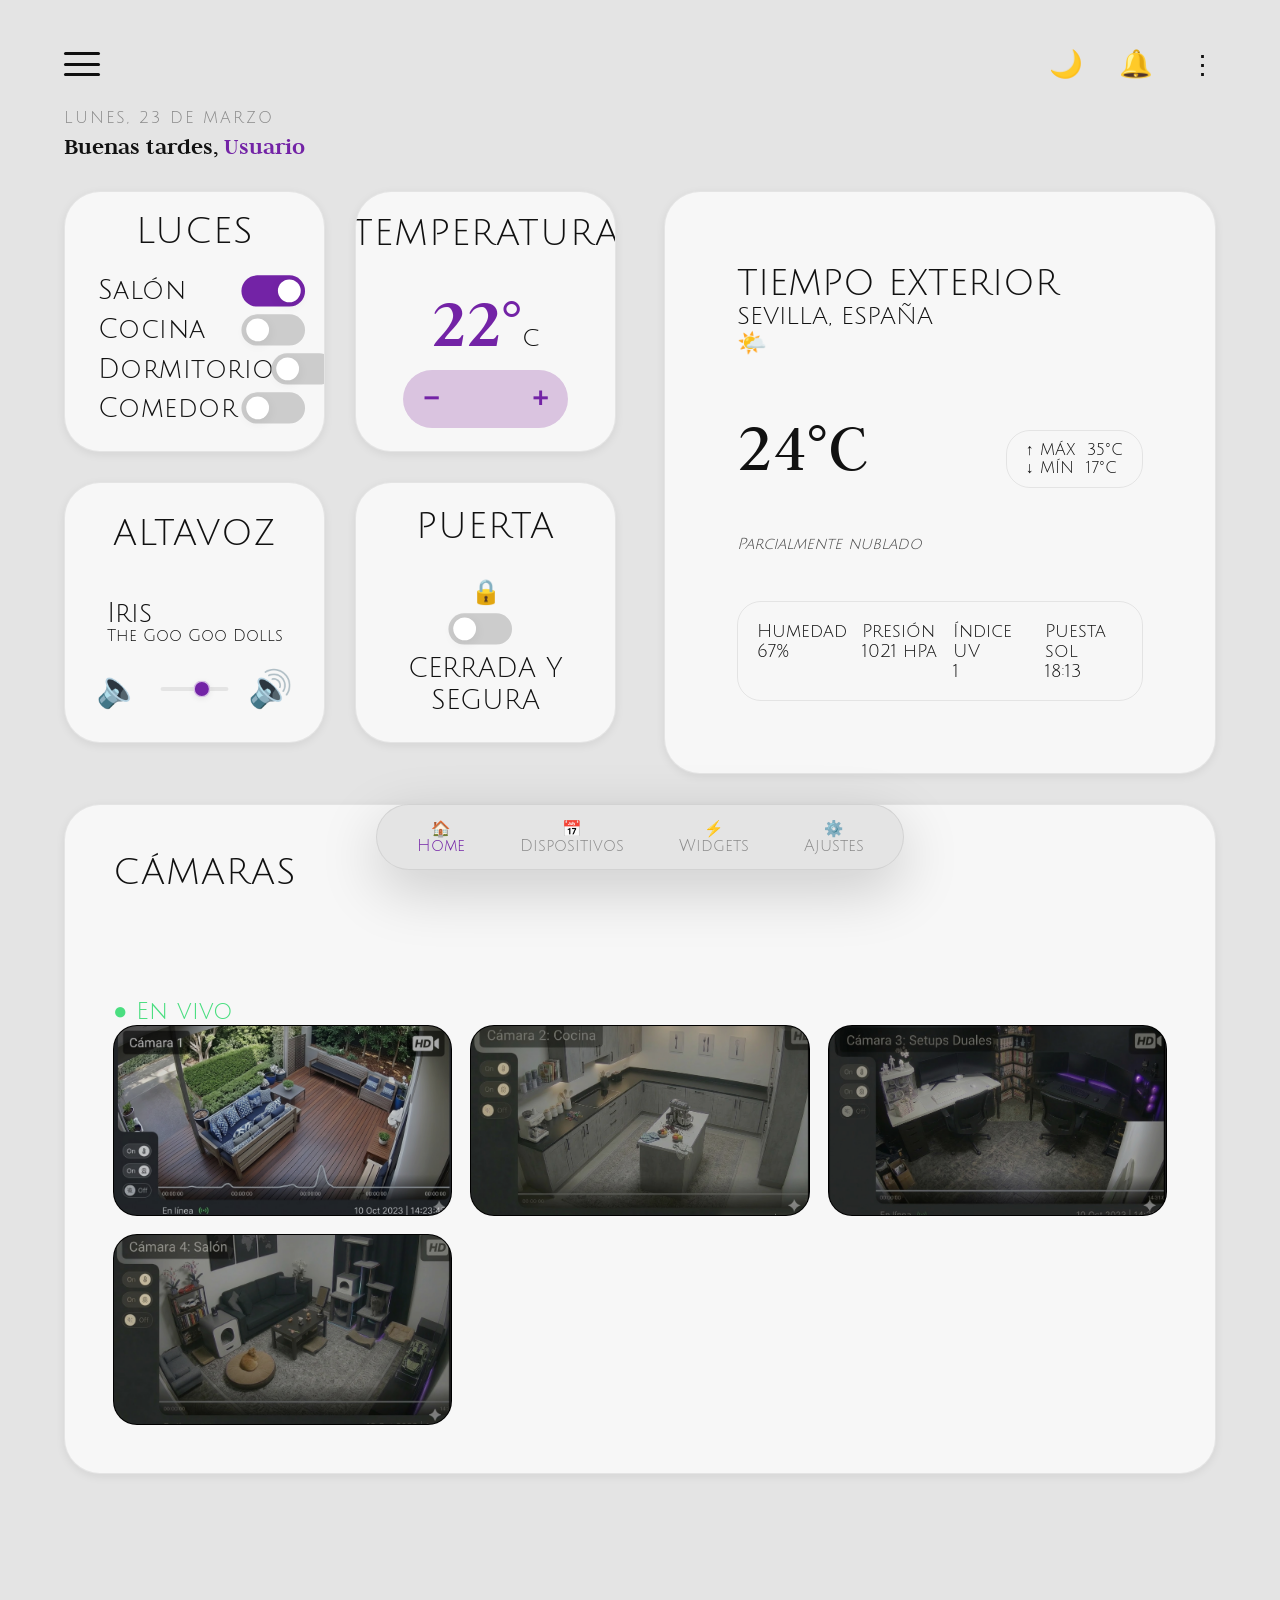
<file: index.html>
<!DOCTYPE html>
<html lang="es">
<head>
    <meta charset="UTF-8">
    <meta name="viewport" content="width=device-width, initial-scale=1.0">
    <title>Smart Home</title>
    <link rel="stylesheet" href="styles.css">
    <link href="https://fonts.googleapis.com/css2?family=Judson:ital@0;1&family=Julius+Sans+One&display=swap" rel="stylesheet">
</head>
<body>

    <!-- Checkbox oculto que controla el tema oscuro/claro-->
    <input type="checkbox" id="tema-toggle" class="tema-input">
    <main class="contenedor-principal">

        <header class="cabecera">
            <div class="boton-menu">
                <div class="barra-menu"></div>
                <div class="barra-menu"></div>
                <div class="barra-menu"></div>
            </div>
            <div class="iconos-cabecera">
                <label for="tema-toggle" class="icono-accion icono-tema">
                    <span class="icono-luna">🌙</span>
                    <span class="icono-sol">☀️</span>
                </label>
                <div class="icono-accion campana">🔔</div>
                <div class="icono-accion">⋮</div>
            </div>
        </header>

        <section class="saludo">
            <p class="saludo-fecha">Lunes, 23 de marzo</p>
            <h1>Buenas tardes, <span class="saludo-nombre">Usuario</span></h1>
        </section>

        <!--Widget clima-->
        <div class="widget tarjeta-clima">
            <div class="clima-cabecera">
                <div>
                    <p class="titulo-tiempo">TIEMPO EXTERIOR</p>
                    <p class="ciudad">SEVILLA, ESPAÑA</p>
                </div>
                <span class="clima-emoji">🌤️</span>
            </div>
            <div class="clima-principal">
                <div class="temp-grande">24°C</div>
                <div class="max-min-caja">
                    <p>↑ MÁX &nbsp;35°C</p>
                    <p>↓ MÍN &nbsp;17°C</p>
                </div>
            </div>
            <p class="estado-cielo">Parcialmente nublado</p>
            <div class="clima-detalles-grid">
                <div class="dato"><p>Humedad</p><span>67%</span></div>
                <div class="dato"><p>Presión</p><span>1021 hPa</span></div>
                <div class="dato"><p>Índice UV</p><span>1</span></div>
                <div class="dato"><p>Puesta sol</p><span>18:13</span></div>
            </div>
        </div>

        <div class="rejilla-controles">
            <!--Widget luces-->
            <div class="widget sub-widget">
                <p class="titulo-w">LUCES</p>
                <div class="fila-w">
                    <div class="luz-label"><span class="luz-dot"></span>Salón</div>
                    <label class="interruptor"><input type="checkbox" checked><div class="deslizador"></div></label>
                </div>
                <div class="fila-w">
                    <div class="luz-label"><span class="luz-dot"></span>Cocina</div>
                    <label class="interruptor"><input type="checkbox"><div class="deslizador"></div></label>
                </div>
                <div class="fila-w">
                    <div class="luz-label"><span class="luz-dot"></span>Dormitorio</div>
                    <label class="interruptor"><input type="checkbox"><div class="deslizador"></div></label>
                </div>
                <div class="fila-w">
                    <div class="luz-label"><span class="luz-dot"></span>Comedor</div>
                    <label class="interruptor"><input type="checkbox"><div class="deslizador"></div></label>
                </div>
            </div>

            <!--Widget termostato-->
            <div class="widget sub-widget">
                <p class="titulo-w">TEMPERATURA</p>
                <input type="radio" name="temp" id="t1" class="temp-radio">
                <input type="radio" name="temp" id="t2" class="temp-radio">
                <input type="radio" name="temp" id="t3" class="temp-radio" checked>
                <input type="radio" name="temp" id="t4" class="temp-radio">
                <input type="radio" name="temp" id="t5" class="temp-radio">

                <div class="temp-display">
                    <span class="temp-num n1">18°</span>
                    <span class="temp-num n2">20°</span>
                    <span class="temp-num n3">22°</span>
                    <span class="temp-num n4">24°</span>
                    <span class="temp-num n5">26°</span>
                    <span>C</span>
                </div>

                <div class="control-botones">
                    <!-- Botón menos-->
                    <label for="t1" class="btn-adj btn-menos b-t2">-</label>
                    <label for="t2" class="btn-adj btn-menos b-t3">-</label>
                    <label for="t3" class="btn-adj btn-menos b-t4">-</label>
                    <label for="t4" class="btn-adj btn-menos b-t5"></label>
                                     
                    <!-- Botón mas -->
                    <label for="t2" class="btn-adj btn-mas b-t1">+</label>
                    <label for="t3" class="btn-adj btn-mas b-t2">+</label>
                    <label for="t4" class="btn-adj btn-mas b-t3">+</label>
                    <label for="t5" class="btn-adj btn-mas b-t4">+</label>
                    
                </div>
            </div>

            <!-- Widget Altavoz-->
            <div class="widget sub-widget altavoz-widget">
                <p class="titulo-w">ALTAVOZ</p>
                <div class="altavoz-info">
                    <p class="altavoz-cancion">Iris</p>
                    <p class="altavoz-autor">The Goo Goo Dolls</p>
                </div>
                <div class="altavoz-volumen">
                    <span class="vol-label">🔈</span>
                    <div class="vol-track">
                        <input type="range" class="vol-slider" min="0" max="100" value="65">
                    </div>
                    <span class="vol-label">🔊</span>
                </div>
            </div>

            <!--Widget puerta-->
            <div class="widget sub-widget puerta-widget">
                <p class="titulo-w">PUERTA</p>
                <div class="puerta-icono">
                    <span class="puerta-cerrada-ico">🔒</span>
                    <span class="puerta-abierta-ico">🔓</span>
                </div>
                <label class="interruptor interruptor--grande">
                    <input type="checkbox" class="puerta-check">
                    <div class="deslizador"></div>
                </label>
                <p class="puerta-txt puerta-txt--cerrada">Cerrada y segura</p>
                <p class="puerta-txt puerta-txt--abierta">Acceso permitido</p>
            </div>

        </div>

        <!--Widget cámaras-->
        <section class="widget seccion-camaras">
            <div class="camaras-header">
                <p class="titulo-w">CÁMARAS</p>
                <span class="enVivo" style="color:#4ade80;">● En vivo</span>
            </div>
            <div class="rejilla-camaras">
                <div class="cam hueco-img">
                    <img src="fotos/camara1.png" alt="Cámara entrada">
                    <span class="cam-label">Entrada</span>
                </div>
                <div class="cam hueco-img">
                    <img src="fotos/camara2.png" alt="Cámara garaje">
                    <span class="cam-label">Garaje</span>
                </div>
                <div class="cam hueco-img">
                    <img src="fotos/camara3.png" alt="Cámara jardín">
                    <span class="cam-label">Jardín</span>
                </div>
                <div class="cam hueco-img">
                    <img src="fotos/camara4.png" alt="Cámara trasera">
                    <span class="cam-label">Trasera</span>
                </div>
            </div>
        </section>

        <nav class="menu">
            <div class="nav-item activo"><div>🏠</div><p>Home</p></div>
            <div class="nav-item"><div>📅</div><p>Dispositivos</p></div>
            <div class="nav-item"><div>⚡</div><p>Widgets</p></div>
            <div class="nav-item"><div>⚙️</div><p>Ajustes</p></div>
        </nav>

    </main>
</body>
</html>
</file>
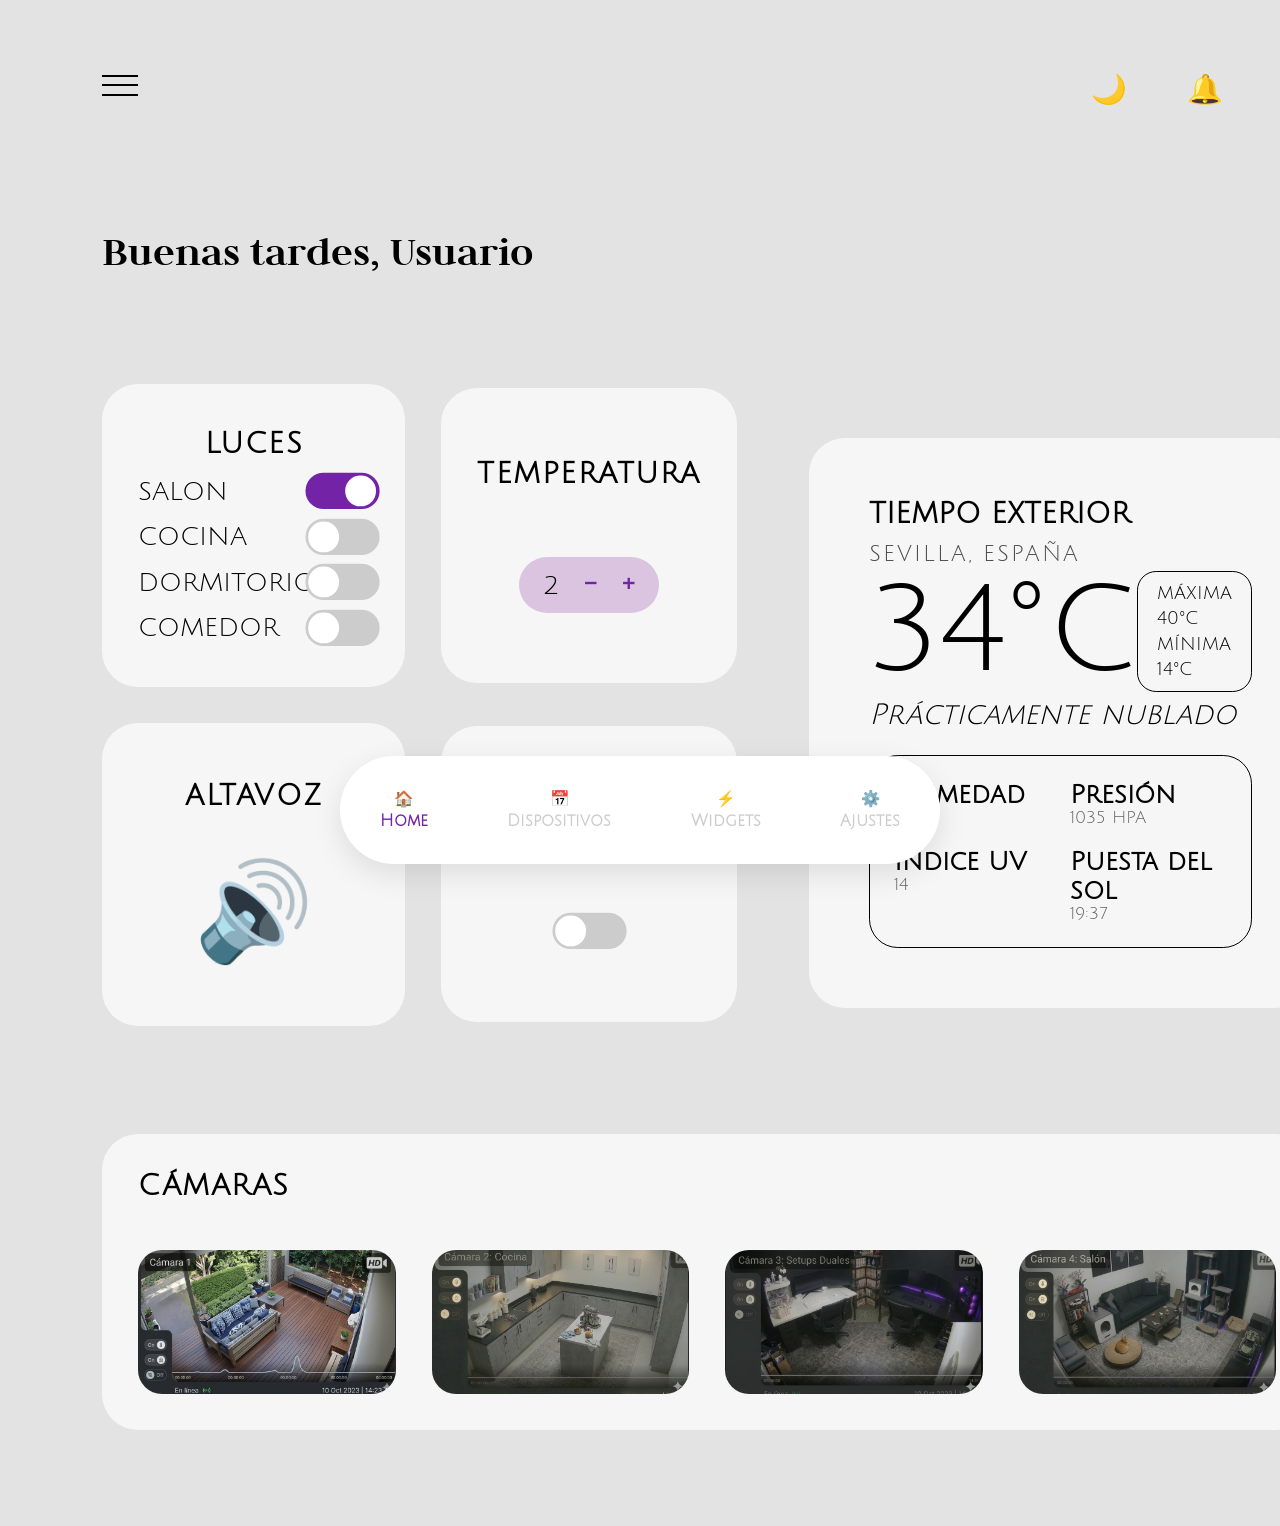
<file: SmartHome/index.html>
<!DOCTYPE html>
<html lang="es">
<head>
    <meta charset="UTF-8">
    <meta name="viewport" content="width=device-width, initial-scale=1.0">
    <title>Smart Home</title>
    <link rel="stylesheet" href="styles.css">
    <link href="https://fonts.googleapis.com/css2?family=Judson&family=Julius+Sans+One&display=swap" rel="stylesheet">
</head>
<body class="tema-claro">

    <main class="contenedor-principal">
        <header class="cabecera">
            <div class="boton-menu">
                <div class="barra-menu"></div>
                <div class="barra-menu"></div>
                <div class="barra-menu"></div>
            </div>
            <div class="iconos-cabecera">
                <div id="interruptor-tema" class="icono-accion">🌙</div>
                <div class="icono-accion">🔔</div>
                <div class="icono-accion">⋮</div>
            </div>
        </header>

        <section class="saludo">
            <h1>Buenas tardes, Usuario</h1>
        </section>

        <div class="widget tarjeta-clima">
    <div class="clima-cabecera">
        <p class="ciudad">TIEMPO EXTERIOR</p>
        <p class="titulo-tiempo">SEVILLA, ESPAÑA</p>
    </div>

    <div class="clima-principal">
        <div class="temp-grande">34°C</div>
        <div class="max-min-caja">
            <p>MÁXIMA 40°C</p>
            <p>MÍNIMA 14°C</p>
        </div>
    </div>

    <p class="estado-cielo">Prácticamente nublado</p>

    <div class="clima-detalles-grid">
        <div class="dato">
            <p>Humedad</p>
            <span>82 %</span>
        </div>
        <div class="dato">
            <p>Presión</p>
            <span>1035 hPa</span>
        </div>
        <div class="dato">
            <p>Índice UV</p>
            <span>14</span>
        </div>
        <div class="dato">
            <p>Puesta del sol</p>
            <span>19:37</span>
        </div>
    </div>
</div>

        <div class="rejilla-controles">
            
            <div class="widget sub-widget">
                <p class="titulo-w">LUCES</p>
                <div class="fila-w">
                    <div>SALON</div>
                    <label class="interruptor">
                        <input type="checkbox" checked>
                        <div class="deslizador"></div>
                    </label>
                </div>
                <div class="fila-w">
                    <div>COCINA</div>
                    <label class="interruptor">
                        <input type="checkbox">
                        <div class="deslizador"></div>
                    </label>
                </div>
                <div class="fila-w">
                    <div>DORMITORIO</div>
                    <label class="interruptor">
                        <input type="checkbox">
                        <div class="deslizador"></div>
                    </label>
                </div>
                <div class="fila-w">
                    <div>COMEDOR</div>
                    <label class="interruptor">
                        <input type="checkbox">
                        <div class="deslizador"></div>
                    </label>
                </div>
            </div>

            <div class="widget sub-widget termostato">
                <p class="titulo-w">TEMPERATURA</p>
                <input type="radio" name="temp" id="t1">
                <input type="radio" name="temp" id="t2" checked>
                <input type="radio" name="temp" id="t3">
                
                <div class="control-botones">
                    <label for="t1" class="btn-adj">-</label>
                    <label for="t2" class="btn-adj">-</label>
                    
                    <div class="numero-ajuste">
                        <div class="n1">1</div>
                        <div class="n2">2</div>
                        <div class="n3">3</div>
                    </div>

                    <label for="t2" class="btn-adj">+</label>
                    <label for="t3" class="btn-adj">+</label>
                </div>
            </div>

            <div class="widget sub-widget">
                <p class="titulo-w">ALTAVOZ</p>
                <div class="icono-grande">🔊</div>
            </div>

            <div class="widget sub-widget">
                <p class="titulo-w">PUERTA</p>
                <label class="interruptor">
                    <input type="checkbox">
                    <div class="deslizador"></div>
                </label>
            </div>
        </div>

        <section class="widget seccion-camaras">
            <p class="titulo-w">CÁMARAS</p>
            <div class="rejilla-camaras">
                <div class="cam hueco-img"><img src="fotos/camara1.png" alt=""></div>
                <div class="cam hueco-img"><img src="fotos/camara2.png" alt=""></div>
                <div class="cam hueco-img"><img src="fotos/camara3.png" alt=""></div>
                <div class="cam hueco-img"><img src="fotos/camara4.png" alt=""></div>
            </div>
        </section>
<!-- Menú -->
        <nav class="navegacion">
            <div class="nav-item activo"><div>🏠</div><p>Home</p></div>
            <div class="nav-item"><div>📅</div><p>Dispositivos</p></div>
            <div class="nav-item"><div>⚡</div><p>Widgets</p></div>
            <div class="nav-item"><div>⚙️</div><p>Ajustes</p></div>
        </nav>
    </main>
<!-- Parte encargada del cambio de tema oscuro/claro -->
    <script>
        const btn = document.getElementById('interruptor-tema');
        btn.addEventListener('click', () => {
            document.body.classList.toggle('modo-oscuro');
            btn.textContent = document.body.classList.contains('modo-oscuro') ? '☀️' : '🌙';
        });
    </script>
</body>
</html>
</file>
<file: styles.css>
:root {
    /* Colores base*/
    --blanco-claro: #e4e4e4;
    --morado-claro: #a259d4;
    --morado-oscuro: #7323A6;
    --negro-oscuro: #111;
    --negro-claro: #1E1E1E;

    /* Colores modo claro */
    --color-fondo-app: var(--blanco-claro);
    --color-superficie: rgba(255, 255, 255, 0.7);
    --color-borde: rgba(0, 0, 0, 0.08);
    --color-texto: var(--negro-oscuro);
    --color-texto-sec: #444;
    --color-texto-muted: #888;
    --color-circulo: var(--morado-oscuro);
    --color-circulo-claro: #DAC4E0;
    --color-nav-fondo: var(--blanco-claro);
    --color-toggle-off: #CCC;

    /* Detalles */
    --radio-circular: 9999rem;
    --radio-grande: 1.5rem;
    --radio-medio: 1rem;
    --sombra-suave: 0 0.1rem 0.4rem rgba(0, 0, 0, 0.07);
    --sombra-fuerte: 0 0.8rem 2.5rem rgba(0, 0, 0, 0.18);
    --tiempo-rapido: 0.15s ease;
    --tiempo-normal: 0.3s ease;
    --tiempo-rebote: 0.4s cubic-bezier(0.175, 0.885, 0.32, 1.275);

    /*Tamaño textos*/
    --letra-micro: 0.55rem;
    --letra-extra-pequena: 0.65rem;
    --letra-pequena: 0.75rem;
    --letra-media: 1.125rem;
    --letra-grande: 1.5rem;
    --letra-titulo: 3rem;
    font-size: 150%;
}

/* Colores tema oscuro */
.tema-input:checked~.contenedor-principal {
    --color-fondo-app: var(--negro-oscuro);
    --color-superficie: var(--negro-claro);
    --color-borde: rgba(255, 255, 255, 0.09);
    --color-texto: var(--blanco-claro);
    --color-texto-sec: #CCC;
    --color-texto-muted: #666;
    --color-circulo: var(--morado-claro);
    --color-circulo-claro: #1a0a2e;
    --color-circulo-oscuro: var(--morado-claro);
    --color-nav-fondo: var(--negro-claro);
    --color-toggle-off: #2a2a2a;
}

*,
*::before,
*::after {
    margin: 0;
    padding: 0;
    box-sizing: border-box;
}

img {
    display: block;
    width: 100%;
    height: 100%;
    object-fit: cover;
}

ul {
    list-style: none;
}

.tema-input {
    position: absolute;
    opacity: 0;
    width: 0;
    height: 0;
    pointer-events: none;
}

body {
    background: var(--color-fondo-pagina);
    font-family: 'Julius Sans One', sans-serif;
    display: flex;
    justify-content: center;
    min-height: 100vh;
}

.contenedor-principal {
    width: 100%;
    background: var(--color-fondo-app);
    color: var(--color-texto);
    padding: 1.5rem 6% 8rem;
    min-height: 100vh;
    display: flex;
    flex-direction: column;
    gap: 1.25rem;
    transition: background var(--tiempo-normal), color var(--tiempo-normal);
}

.cabecera {
    display: flex;
    justify-content: space-between;
    align-items: center;
}

.boton-menu {
    cursor: pointer;
    display: flex;
    flex-direction: column;
    gap: 0.3em;
}

.barra-menu {
    display: block;
    height: 0.125rem;
    width: 1.5rem;
    background: var(--color-texto);
    border-radius: var(--radio-circular);
    transition: var(--tiempo-normal);
}

.iconos-cabecera {
    display: flex;
    gap: 1.5rem;
    align-items: center;
}

.icono-accion {
    cursor: pointer;
    font-size: var(--letra-media);
    transition: transform var(--tiempo-rebote);
}

.icono-accion:hover {
    transform: scale(1.2);
}

.icono-tema {
    display: flex;
    align-items: center;
}

.icono-sol {
    display: none;
}

.tema-input:checked~.contenedor-principal .icono-luna {
    display: none;
}

.tema-input:checked~.contenedor-principal .icono-sol {
    display: block;
}

.campana:hover {
    animation: temblar 0.4s ease-in-out infinite;
}

@keyframes temblar {
    0%,
    100% {
        transform: rotate(0deg);
    }
    25% {
        transform: rotate(15deg);
    }
    75% {
        transform: rotate(-15deg);
    }
}

.saludo-fecha {
    font-size: var(--letra-extra-pequena);
    color: var(--color-texto-muted);
    text-transform: uppercase;
    letter-spacing: 0.12em;
    margin-bottom: 0.2rem;
}

.saludo h1 {
    font-family: 'Judson', serif;
    font-size: var(--letra-grande);
    font-weight: 700;
    line-height: 1.2;
}

.saludo-nombre {
    color: var(--color-circulo);
}

.saludo-dispositivos {
    display: flex;
    align-items: center;
    gap: 0.4em;
    font-size: var(--letra-extra-pequena);
    color: var(--color-texto-sec);
    margin-top: 0.3rem;
}

.widget {
    background: var(--color-superficie);
    border: 1px solid var(--color-borde);
    border-radius: var(--radio-grande);
    padding: 1.2rem;
    box-shadow: var(--sombra-suave);
    transition: var(--tiempo-normal);
}

.titulo-w{
    font-size: var(--letra-grande);
}
/* Clima */
.tarjeta-clima {
    display: grid;
    grid-template-columns: 1fr 1fr;
    grid-template-areas: "cab principal" "cielo principal" "detalles detalles";
    gap: 0.5rem 0.5rem;
}
.clima-cabecera {
    grid-area: cab;
}
.clima-detalles-grid{
    font-size: var(--letra-pequena); 
}
.titulo-tiempo{
    font-size: var(--letra-grande);
}
.clima-principal {
    grid-area: principal;
    justify-self: end;
    display: flex;
    flex-direction: column;
    align-items: flex-end;
}

.estado-cielo {
    grid-area: cielo;
    font-size: var(--letra-extra-pequena);
    font-style: italic;
    color: var(--color-texto-sec);
}

.clima-detalles-grid {
    grid-area: detalles;
    display: grid;
    grid-template-columns: 1fr 1fr;
    gap: 0.6rem;
    border: 1px solid var(--color-borde);
    border-radius: var(--radio-medio);
    padding: 0.8rem;
}

.temp-grande {
    font-size: var(--letra-titulo);
    font-weight: 300;
    font-family: 'Judson', serif;
}

.max-min-caja {
    border: 1px solid var(--color-borde);
    border-radius: var(--radio-medio);
    padding: 0.4rem 0.8rem;
    font-size: var(--letra-extra-pequena);
}

.rejilla-controles {
    display: grid;
    grid-template-columns: 2fr 2fr;
    gap: 0.8rem;
    width: 100%;
}

.sub-widget {
    display: flex;
    flex-direction: column;
    align-items: center;
    justify-content: space-around;
    aspect-ratio: 1/1;
    padding: 0.8rem;
    min-width: 0;
    overflow: hidden;
}
.titulo-w {
    font-size: var(--letra-extra-pequena);
    margin-bottom: 0.2rem;
    letter-spacing: 1px;
}

.fila-w { 
    display: flex; 
    justify-content: space-between;
    align-items: center; 
    width: 100%; 
    margin-bottom: 0.3rem;
    gap:0.3rem;
}

.luz-label { 
    display: flex; 
    align-items: center; 
    gap: 0.5em; 
    font-size: var(--letra-micro);
    color: var(--color-texto);
    letter-spacing: 0.5px;
}

.interruptor { 
    transform: scale(0.7);
    transform-origin: right;
    position: relative; 
    width: 2.2rem; 
    height: 1.1rem; 
    cursor: pointer; 
    flex-shrink: 0;
}

.interruptor input { 
    opacity: 0; 
    transform: scale(0.8);
    width: 0; 
    height: 0; 
    position: absolute; 
}

.deslizador {
    position: absolute; 
    inset: 0;
    background: var(--color-toggle-off);
    border-radius: var(--radio-circular);
    transition: background var(--tiempo-normal);
}

.deslizador::before {
    content: ''; 
    position: absolute;
    width: 0.8rem; 
    height: 0.8rem;
    left: 0.15rem; 
    top: 50%;
    transform: translateY(-50%);
    background: white;
    border-radius: 50%;
    box-shadow: var(--sombra-suave);
    transition: transform var(--tiempo-normal);
}

input:checked + .deslizador { 
    background: var(--color-circulo); 
}

input:checked + .deslizador::before { 
    transform: translateY(-50%) translateX(1.1rem);
}

/*Widget temperatura*/
.temp-radio {
    display: none;
}

.temp-display {
    display: flex;
    align-items: baseline;
    justify-content: center;
}

.temp-num {
    display: none;
    font-family: 'Judson', serif;
    font-size: var(--letra-titulo);
    color: var(--color-circulo);
    font-weight: 700;
}

#t1:checked~.temp-display .n1,
#t2:checked~.temp-display .n2,
#t3:checked~.temp-display .n3,
#t4:checked~.temp-display .n4,
#t5:checked~.temp-display .n5 {
    display: block;
}

.control-botones {
    background: var(--color-circulo-claro);
    padding: 0.4rem 0.8rem;
    border-radius: var(--radio-circular);
    display: flex;
    gap: 3.8rem;
    align-items: center;
    flex-direction:row;
}
.btn-adj {
    cursor: pointer;
    color: var(--color-circulo);
    font-weight: bold;
    font-size: var(--letra-grande);
    display: none;
}

#t2:checked~.control-botones .b-t2.btn-menos,
#t3:checked~.control-botones .b-t3.btn-menos,
#t4:checked~.control-botones .b-t4.btn-menos,
#t5:checked~.control-botones .b-t5.btn-menos {
    display: block;
    order: 1;
}

#t1:checked~.control-botones .n1,
#t2:checked~.control-botones .n2,
#t3:checked~.control-botones .n3,
#t4:checked~.control-botones .n4,
#t5:checked~.control-botones .n5 {
    display: block;
    order: 2;
}

#t1:checked~.control-botones .b-t1.btn-mas,
#t2:checked~.control-botones .b-t2.btn-mas,
#t3:checked~.control-botones .b-t3.btn-mas,
#t4:checked~.control-botones .b-t4.btn-mas {
    display: block;
    order: 3;
}

/* Widget altavoz */
.altavoz-volumen { 
    display: flex; 
    flex-direction: row;
    align-items: center; 
    gap: 0.2rem;
    width: 100%; 
    padding: 0 0.5rem;
}
.altavoz-cancion{
    font-size: var(--letra-extra-pequena);
}
.altavoz-autor{
    font-size: var(--letra-micro);
}

.vol-track { 
    flex: 3;
    display: flex;
    align-items: center;
}

.vol-slider {
    -webkit-appearance: none;
    appearance: none;
    width: 100%;
    height: 0.25rem;
    background: var(--color-borde);
    border-radius: var(--radio-circular);
    outline: none;
    transform: scale(0.7);
}
.vol-slider::-webkit-slider-thumb {
    -webkit-appearance: none;
    appearance: none;
    width: 1rem;
    height: 1rem;
    background: var(--color-circulo);
    border-radius: 50%;
    cursor: pointer;
    border: 2px solid var(--color-superficie);
    box-shadow: var(--sombra-suave);
}

/* Emojis altavoz */
.vol-label { 
    font-size: var(--letra-pequena); 
}

/* Widget puerta */
.puerta-abierta-ico, 
.puerta-txt--abierta {
    display: none;
}
.puerta-cerrada-ico, 
.puerta-txt--cerrada {
    display: block;
}
/* Puerta cerrada */
.puerta-widget:has(.puerta-check:checked) .puerta-cerrada-ico,
.puerta-widget:has(.puerta-check:checked) .puerta-txt--cerrada {
    display: none;
}
/* Puerta cerrada */
.puerta-widget:has(.puerta-check:checked) .puerta-abierta-ico,
.puerta-widget:has(.puerta-check:checked) .puerta-txt--abierta {
    display: block;
}

.puerta-txt--abierta {
    color: var(--color-circulo);
    font-weight: bold;
}

.puerta-txt {
    font-size: 0.65rem; /* Tamaño móvil para que no desborde */
    text-align: center;
    line-height: 1.2;
    text-transform: uppercase;
}

/* Cámaras */
.rejilla-camaras {
    display: grid;
    grid-template-columns: repeat(auto-fill, minmax(min(100%, 11rem), 1fr));
    gap: 0.75rem;
}

.cam {
    position: relative;
    aspect-ratio: 16/9;
    border-radius: var(--radio-medio);
    overflow: hidden;
    background: #000;
    border: 1px solid var(--color-borde);
}

.cam img {
    opacity: 0.85;
    transition: var(--tiempo-normal);
}

.cam:hover img {
    opacity: 1;
}

/* Menú */
.menu {
    position: fixed;
    bottom: 1.25rem;
    left: 50%;
    transform: translateX(-50%);
    width: 80%;
    max-width: 22rem;
    background: var(--color-nav-fondo);
    border: 1px solid var(--color-borde);
    border-radius: var(--radio-circular);
    box-shadow: var(--sombra-fuerte);
    display: flex;
    justify-content: space-around;
    align-items: center;
    padding: 0.6rem 0.5rem;
    z-index: 1000;
    transition: var(--tiempo-normal);
}

.nav-item {
    text-align: center;
    color: var(--color-texto-muted);
    cursor: pointer;
    font-size: var(--letra-extra-pequena);
    transition: var(--tiempo-rebote);
}
.nav-item:hover { 
    color: var(--color-circulo); 
    transform: scale(1.2) translateY(-5px); 
}
.nav-item.activo {
    color: var(--color-circulo);
}

/* Tamaño tablet */
@media (min-width: 40rem) {
    .contenedor-principal {
        padding: 2rem 5% 8rem;
    }
    .saludo h1 {
        font-size: var(--letra-extra-grande);
    }
    .rejilla-controles {
        grid-template-columns: 1fr 1fr;
        gap: 1.25rem;
    }
    .titulo-w{
        font-size: var(--letra-grande);
    }
    .luz-label{
        font-size: var(--letra-pequena);
    }
    .altavoz-cancion{
        font-size: var(--letra-media);
    }
    .altavoz-autor{
        font-size: var(--letra-extra-pequena);
    }
    .puerta-txt{
        font-size: var(--letra-pequena);
    }
    .puerta-icono{
        font-size: var(--letra-extra-grande);
    }
    .vol-label{
        font-size: var(--letra-grande);
    }
    .interruptor {
        transform: scale(1.2);
        transform-origin: right;
    }
    .clima-detalles-grid {
        grid-template-columns: repeat(4, 1fr);
    }
}

/* Vista ordenador */
@media (min-width: 64rem) {
  .contenedor-principal {
        display: grid;
        grid-template-columns: 1fr 1fr;
        grid-template-areas: "header header" "saludo saludo" "widgets tiempo" "camaras camaras";
        column-gap: 2rem;
        align-items: start;
    }
    .titulo-w {
        margin-bottom:10%;
        font-size: var(--letra-grande);
    }
    .cabecera {
        grid-area: header;
    }
     .saludo {
        grid-area: saludo;
    }
    .tarjeta-clima {
        grid-area: tiempo;
        height: 100%; 
        display: flex;
        flex-direction: column;
        justify-content: center;
        gap: 2rem;
        padding: 3rem;
    }
    .luz-label{
        font-size: var(--letra-media);
    }
    .altavoz-cancion{
        font-size: var(--letra-media);
    }
    .altavoz-autor{
        font-size: var(--letra-extra-pequena);
    }
    .puerta-txt{
        font-size: var(--letra-media);
    }
    .puerta-icono{
        font-size: var(--letra-extra-grande);
    }
    .vol-label{
        font-size: var(--letra-grande);
    }
    .interruptor {
        transform: scale(1.2);
        transform-origin: right;
    }
    .clima-principal {
        flex-direction: row;
        justify-content: space-between;
    }
    .seccion-camaras {
        grid-area: camaras;
        width: 100%; 
        height: min-content;
        align-self: start;
        padding: 2rem;
        display: flex;
        flex-direction: column;
    }
}
</file>
<file: SmartHome/styles.css>
:root {
    --fondo-fuera: #333;
    --fondo-app: #E3E3E3;
    --tarjeta: rgba(255, 255, 255, 0.7);
    --texto: #000;
    --morado: #7323A6;
    --morado-claro: #DAC4E0;
    --fondo-nav: #FFFFFF;
    --gris: #CCCCCC;
    font-size: 150%;
}

body.modo-oscuro {
    --fondo-app: #121212;
    --tarjeta: #1E1E1E;
    --texto: #FFFFFF;
    --morado-claro: #3D2B4D;
    --fondo-nav: #1A1A1A;
    --gris: #444;
}

* { 
    margin: 0; 
    padding: 0; 
    box-sizing: border-box; 
}

body {
    background-color: var(--fondo-fuera);
    color: var(--texto);
    font-family: 'Julius Sans One', sans-serif;
    display: flex;
    justify-content: center;
    min-height: 100vh;
    transition: background 0.3s ease;
}

.contenedor-principal {
    width: 100%;
    background-color: var(--fondo-app);
    padding: 2rem 12%; 
    padding-bottom: 8rem; 
    min-height: 100vh;
    display: flex;
    flex-direction: column;
}

.cabecera {
    display: flex;
    justify-content: space-between;
    align-items: center;
    margin-bottom: 2rem;
}

.iconos-cabecera { 
    display: flex; 
    gap: 2.5rem; 
    align-items: center; 
}

/* Animación campana */
.iconos-cabecera .icono-accion:nth-child(2):hover {
    animation: temblar 0.3s ease-in-out infinite;
}

@keyframes temblar {
    0%, 100% { transform: rotate(0deg); }
    25% { transform: rotate(15deg); }
    75% { transform: rotate(-15deg); }
}

.icono-accion { 
    cursor: pointer; 
    font-size: 1.2rem; 
    transition: transform 0.2s ease; 
}
.barra-menu { 
    height: 2px; 
    width: 1.5rem; 
    background: var(--texto); 
    margin-bottom: 0.3rem; 
}

.saludo h1 { 
    font-family: 'Judson', serif; 
    font-size: 1.8rem; 
    margin-bottom: 1.5rem; 
}

/* WIDGET CLIMA */
.tarjeta-clima {
    background: var(--tarjeta);
    border-radius: 1.5rem;
    padding: 1.5rem 2rem;
    margin-bottom: 1.5rem;
    display: flex; 
    flex-direction: column;
}

.clima-cabecera {
    text-align: left;
    width: 100%;
}

.titulo-tiempo { 
    font-size: 0.6rem; 
    letter-spacing: 2px; 
    opacity: 0.7; 
}
.ciudad { 
    font-size: 0.9rem; 
    font-weight: bold; 
    margin-bottom: 0.5rem; 
}

.clima-principal {
    display: flex;
    align-items: center;
    justify-content: space-between;
    width: 100%;
    margin-bottom: 0.1rem;
}

.temp-grande { 
    font-size: 3.5rem; 
    font-weight: 300; 
}

.max-min-caja {
    border: 1px solid var(--texto);
    border-radius: 0.8rem;
    padding: 0.4rem 0.8rem;
    font-size: 0.5rem;
    line-height: 1.4;
    background: transparent;
}

.estado-cielo { 
    font-size: 0.6rem; 
    font-style: italic; 
    margin-bottom: 1rem; 
    text-align: left;
    width: 100%;
}

.clima-detalles-grid {
    display: grid;
    grid-template-columns: 1fr 1fr;
    gap: 0.8rem;
    border: 1px solid var(--texto);
    border-radius: 1.2rem;
    padding: 1rem;
    background: transparent;
}

.dato span { 
    font-size: 0.5rem; 
    text-transform: uppercase; 
    opacity: 0.6; 
    display: block; 
}
.dato p { 
    font-size: 0.7rem; 
    font-weight: bold; 
}

.rejilla-controles {
    display: grid;
    grid-template-columns: 1fr; 
    gap: 1.5rem;
    margin-bottom: 1.5rem;
}

.sub-widget {
    aspect-ratio: 1 / 1;
    display: flex;
    flex-direction: column;
    align-items: center;
    justify-content: space-around; 
    background: var(--tarjeta);
    border-radius: 1.5rem;
    padding: 1.5rem;
    max-width: 300px;
    margin: 0 auto;
    width: 100%;
}

.titulo-w { 
    font-size: 0.9rem; 
    font-weight: bold; 
    text-transform: uppercase; 
    letter-spacing: 1.5px; 
}

.fila-w { 
    display: flex; 
    justify-content: space-between; 
    width: 100%; 
    align-items: center; 
}

/* Interruptores y Termostato */
.interruptor { 
    transform: scale(1.2); 
    cursor: pointer; 
    position: relative; 
    width: 2.2rem; 
    height: 1.1rem; 
}

.interruptor input { 
    opacity: 0; 
    width: 0; 
    height: 0; 
}
.deslizador { 
    position: absolute; 
    inset: 0; 
    background: var(--gris); 
    border-radius: 2rem; 
    transition: 0.4s; 
}

.deslizador:before { 
    position: absolute; 
    content: ""; 
    height: 0.9rem; 
    width: 0.9rem; 
    left: 0.1rem; 
    bottom: 0.1rem; 
    background: #FFF; 
    border-radius: 50%; 
    transition: 0.4s; 
}

input:checked + .deslizador { 
    background: var(--morado); 
}

input:checked + .deslizador:before { 
    transform: translateX(1.1rem); 
}

.termostato input, .numero-ajuste div, .control-botones label { 
    display: none; 
}
#t3:checked ~ .control-botones label[for="t2"], #t2:checked ~ .control-botones label[for="t1"] { display: block; order: 1; }
#t1:checked ~ .control-botones .n1, #t2:checked ~ .control-botones .n2, #t3:checked ~ .control-botones .n3 { display: block; }
#t1:checked ~ .control-botones label[for="t2"], #t2:checked ~ .control-botones label[for="t3"] { display: block; order: 3; }

.control-botones {
    background: var(--morado-claro);
    padding: 0.5rem 1rem;
    border-radius: 2rem;
    display: flex; 
    gap: 1rem; 
    align-items: center;
}
.btn-adj { 
    cursor: pointer; 
    color: var(--morado); 
    font-weight: bold; 
    font-size: 1.2rem; 
}

.icono-grande { 
    font-size: 4rem; 
}

/* CÁMARAS */
.seccion-camaras {
    background: var(--tarjeta);
    border-radius: 1.5rem;
    padding: 1.5rem;
    margin-bottom: 1rem;
}

.rejilla-camaras { 
    display: grid; 
    grid-template-columns: 1fr; 
    gap: 1.5rem; 
    margin-top: 1rem; 
}

.cam { 
    aspect-ratio: 16 / 9; 
    border-radius: 1rem; 
    overflow: hidden; 
    background: #000; 
}

.cam img { 
    width: 100%; 
    height: 100%; 
    object-fit: cover; 
}

/* --- NAVEGACIÓN --- */
.navegacion {
    position: fixed; 
    bottom: 1.5rem; 
    left: 50%; 
    transform: translateX(-50%);
    width: 80%; 
    max-width: 25rem; 
    height: 4.5rem; 
    background: var(--fondo-nav);
    display: flex; 
    justify-content: space-around; 
    align-items: center;
    border-radius: 2.5rem; 
    box-shadow: 0 10px 30px rgba(0,0,0,0.1); 
    z-index: 1000;
}
.nav-item { 
    text-align: center; 
    color: var(--gris); 
    cursor: pointer; 
    font-size: 0.65rem;
    transition: all 0.3s cubic-bezier(0.175, 0.885, 0.32, 1.275);
}
.nav-item:hover { 
    color: var(--morado); 
    transform: scale(1.2) translateY(-5px); 
}
.nav-item.activo { 
    color: var(--morado); 
}
.nav-item p {
    margin-top: 0.2rem; 
    font-weight: bold; 
}

/* TABLET */
@media (min-width: 48rem) {
    .contenedor-principal { 
        display: grid; 
        grid-template-columns: 1fr 1fr; 
        gap: 2rem; 
        padding: 2rem 5%; 
    }
    .cabecera, .saludo, .tarjeta-clima, .rejilla-controles, .seccion-camaras, .navegacion { 
        grid-column: span 2; 
    }
    .rejilla-controles, .rejilla-camaras { 
        grid-template-columns: 1fr 1fr; 
    }
    .sub-widget { 
        max-width: none; 
        margin: auto; 
    }
    .max-min-caja{
        height: 80%;
        width: 50%;
    }
    .max-min-caja p{
        font-size: large;
        word-spacing: 280%;
    }
}

/* ORDENADOR */
@media (min-width: 64rem) {
    .contenedor-principal {
        display: grid;
        grid-template-columns: 1fr 1fr; 
        grid-template-areas: "header header" "saludo saludo" "widgets tiempo" "camaras camaras";
        gap: 3rem; 
        padding: 3rem 8%;
        font-size: 110%;
        /* Centrado vertical de los widgets dentro de sus áreas */
        align-items: center; 
    }
    .cabecera { 
        grid-area: header; 
    }
    .saludo { 
        grid-area: saludo; 
        height: fit-content; 
    }
    
    .rejilla-controles { 
        grid-area: widgets; 
        grid-template-columns: 1fr 1fr; 
        height: auto;
    }
    
    .sub-widget {
        height: auto;
        max-width: none;
    }
    
    .tarjeta-clima { 
        grid-area: tiempo; 
        height: auto; 
        width: 100%;
        margin-bottom: 0;
        justify-content: center;
        padding: 2.5rem;
    }
    
    .clima-principal {
        justify-content: space-between;
    }

    .temp-grande { 
        font-size: 5rem; 
    }
    
    .titulo-tiempo { 
        font-size: 0.9rem; 
    }
    .ciudad { 
        font-size: 1.2rem; 
    }
    .estado-cielo { 
        font-size: 1.2rem; 
    }
    .dato p { 
        font-size: 1.1rem; 
    }
    .dato span { 
        font-size: 0.7rem; 
    }

    .seccion-camaras {
        grid-area: camaras; 
        height: fit-content; 
    }
    .rejilla-camaras { 
        grid-template-columns: repeat(4, 1fr); 
        margin-top: 2rem; 
    }
    .interruptor { 
        transform: scale(1.4); 
    }
    .titulo-w{ 
        font-size: 1.2rem; 
    }
}
</file>
